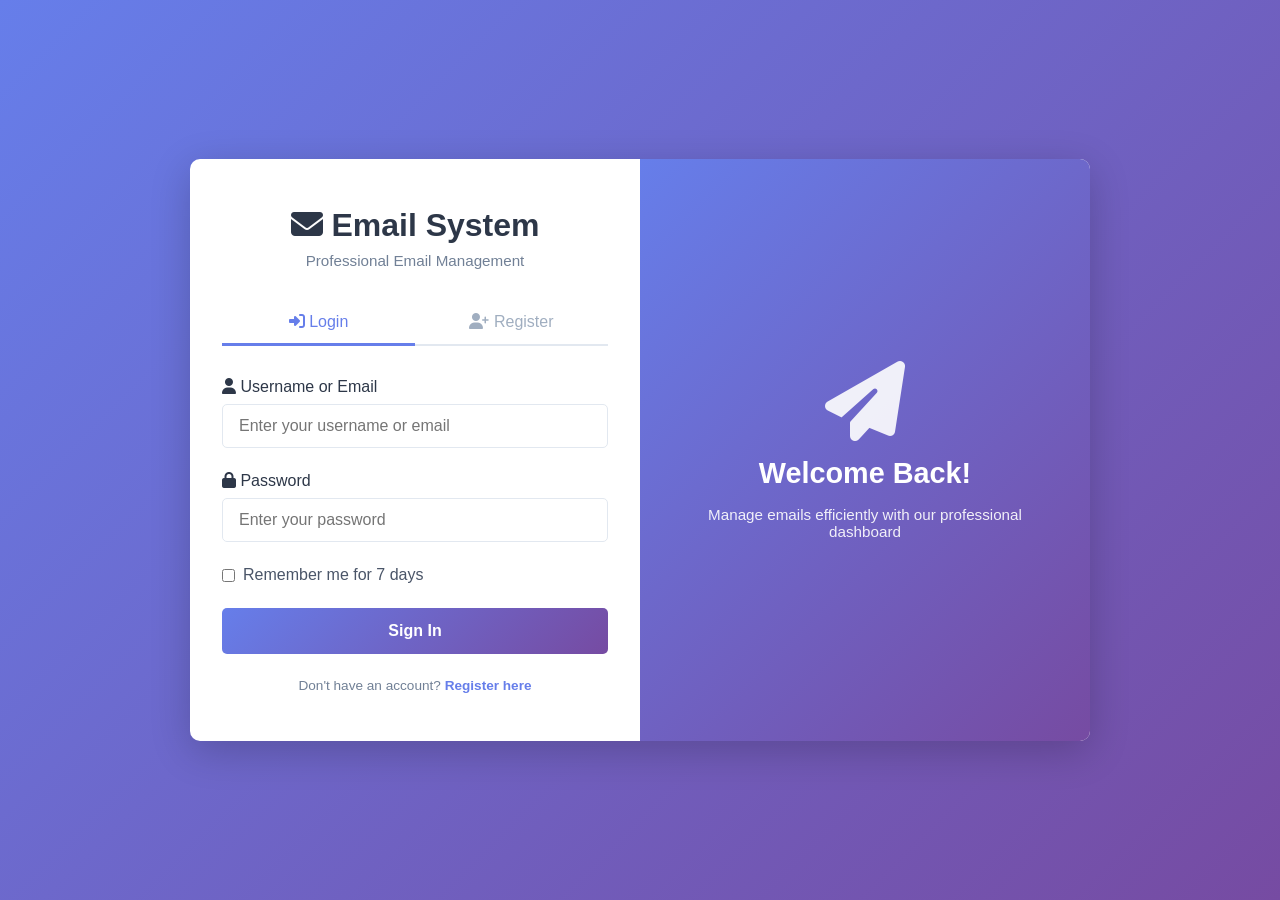
<file: templates/login.html>
<!DOCTYPE html>
<html lang="en">
<head>
    <meta charset="UTF-8">
    <meta name="viewport" content="width=device-width, initial-scale=1.0">
    <title>Email System - Login</title>
    <link rel="stylesheet" href="https://cdnjs.cloudflare.com/ajax/libs/font-awesome/6.4.0/css/all.min.css">
    <style>
        * {
            margin: 0;
            padding: 0;
            box-sizing: border-box;
        }

        body {
            font-family: 'Segoe UI', Tahoma, Geneva, Verdana, sans-serif;
            background: linear-gradient(135deg, #667eea 0%, #764ba2 100%);
            min-height: 100vh;
            display: flex;
            justify-content: center;
            align-items: center;
        }

        .login-container {
            background: white;
            border-radius: 10px;
            box-shadow: 0 10px 40px rgba(0, 0, 0, 0.2);
            overflow: hidden;
            display: flex;
            max-width: 900px;
            width: 95%;
        }

        .login-form-section {
            flex: 1;
            padding: 3rem 2rem;
            display: flex;
            flex-direction: column;
            justify-content: center;
        }

        .login-brand {
            text-align: center;
            margin-bottom: 2rem;
        }

        .login-brand h1 {
            color: #2d3748;
            font-size: 2rem;
            margin-bottom: 0.5rem;
        }

        .login-brand p {
            color: #718096;
            font-size: 0.95rem;
        }

        .tab-switcher {
            display: flex;
            margin-bottom: 2rem;
            border-bottom: 2px solid #e2e8f0;
        }

        .tab-btn {
            flex: 1;
            padding: 0.75rem;
            border: none;
            background: none;
            font-size: 1rem;
            font-weight: 500;
            color: #a0aec0;
            cursor: pointer;
            transition: all 0.3s ease;
            border-bottom: 3px solid transparent;
            margin-bottom: -2px;
        }

        .tab-btn.active {
            color: #667eea;
            border-bottom-color: #667eea;
        }

        .tab-content {
            display: none;
        }

        .tab-content.active {
            display: block;
        }

        .form-group {
            margin-bottom: 1.5rem;
        }

        .form-group label {
            display: block;
            margin-bottom: 0.5rem;
            color: #2d3748;
            font-weight: 500;
        }

        .form-group input {
            width: 100%;
            padding: 0.75rem 1rem;
            border: 1px solid #e2e8f0;
            border-radius: 5px;
            font-size: 1rem;
            transition: border-color 0.3s ease;
        }

        .form-group input:focus {
            outline: none;
            border-color: #667eea;
            box-shadow: 0 0 0 3px rgba(102, 126, 234, 0.1);
        }

        .form-remember {
            display: flex;
            align-items: center;
            gap: 0.5rem;
            margin-bottom: 1.5rem;
            color: #4a5568;
        }

        .form-remember input {
            width: auto;
            cursor: pointer;
        }

        .btn {
            width: 100%;
            padding: 0.85rem 1.5rem;
            border: none;
            border-radius: 5px;
            font-size: 1rem;
            font-weight: 600;
            cursor: pointer;
            transition: all 0.3s ease;
        }

        .btn-primary {
            background: linear-gradient(135deg, #667eea 0%, #764ba2 100%);
            color: white;
        }

        .btn-primary:hover {
            transform: translateY(-2px);
            box-shadow: 0 10px 20px rgba(102, 126, 234, 0.3);
        }

        .btn-primary:active {
            transform: translateY(0);
        }

        .alert {
            padding: 1rem;
            border-radius: 5px;
            margin-bottom: 1.5rem;
            display: flex;
            align-items: center;
            gap: 0.75rem;
        }

        .alert.error {
            background: #fed7d7;
            color: #742a2a;
            border: 1px solid #fc8181;
        }

        .alert.success {
            background: #c6f6d5;
            color: #22543d;
            border: 1px solid #9ae6b4;
        }

        .alert i {
            font-size: 1.2rem;
        }

        .login-image-section {
            flex: 1;
            background: linear-gradient(135deg, #667eea 0%, #764ba2 100%);
            display: flex;
            flex-direction: column;
            justify-content: center;
            align-items: center;
            color: white;
            padding: 2rem;
            display: none;
        }

        .login-image-section.show {
            display: flex;
        }

        .login-image-section i {
            font-size: 5rem;
            margin-bottom: 1rem;
            opacity: 0.9;
        }

        .login-image-section h2 {
            font-size: 1.8rem;
            text-align: center;
            margin-bottom: 1rem;
        }

        .login-image-section p {
            text-align: center;
            font-size: 0.95rem;
            opacity: 0.9;
        }

        .footer-text {
            text-align: center;
            color: #718096;
            font-size: 0.85rem;
            margin-top: 1.5rem;
        }

        .loading {
            display: none;
        }

        .loading.show {
            display: inline-block;
            width: 20px;
            height: 20px;
            border: 3px solid rgba(255, 255, 255, 0.3);
            border-radius: 50%;
            border-top-color: white;
            animation: spin 1s linear infinite;
            position: absolute;
            left: 50%;
            transform: translateX(-50%);
        }

        @keyframes spin {
            to { transform: translateX(-50%) rotate(360deg); }
        }

        .btn:disabled {
            opacity: 0.6;
            cursor: not-allowed;
            position: relative;
        }

        @media (max-width: 768px) {
            .login-container {
                flex-direction: column;
            }

            .login-form-section {
                padding: 2rem 1.5rem;
            }

            .login-image-section {
                display: none !important;
            }

            .login-brand h1 {
                font-size: 1.5rem;
            }
        }
    </style>
</head>
<body>
    <div class="login-container">
        <!-- Login Form Section -->
        <div class="login-form-section">
            <div class="login-brand">
                <h1><i class="fas fa-envelope"></i> Email System</h1>
                <p>Professional Email Management</p>
            </div>

            <!-- Tab Switcher -->
            <div class="tab-switcher">
                <button class="tab-btn active" data-tab="login">
                    <i class="fas fa-sign-in-alt"></i> Login
                </button>
                <button class="tab-btn" data-tab="register">
                    <i class="fas fa-user-plus"></i> Register
                </button>
            </div>

            <!-- Login Form -->
            <div class="tab-content active" id="login-tab">
                <div id="loginAlert"></div>
                <form id="loginForm">
                    <div class="form-group">
                        <label for="loginUsername"><i class="fas fa-user"></i> Username or Email</label>
                        <input type="text" id="loginUsername" name="username" required placeholder="Enter your username or email">
                    </div>

                    <div class="form-group">
                        <label for="loginPassword"><i class="fas fa-lock"></i> Password</label>
                        <input type="password" id="loginPassword" name="password" required placeholder="Enter your password">
                    </div>

                    <div class="form-remember">
                        <input type="checkbox" id="rememberMe" name="rememberMe">
                        <label for="rememberMe" style="margin: 0;">Remember me for 7 days</label>
                    </div>

                    <button type="submit" class="btn btn-primary">
                        <span class="btn-text">Sign In</span>
                        <span class="loading"></span>
                    </button>
                </form>

                <div class="footer-text">
                    Don't have an account? <a href="#" onclick="switchTab('register'); return false;" style="color: #667eea; text-decoration: none; font-weight: 600;">Register here</a>
                </div>
            </div>

            <!-- Register Form -->
            <div class="tab-content" id="register-tab">
                <div id="registerAlert"></div>
                <form id="registerForm">
                    <div class="form-group">
                        <label for="registerUsername"><i class="fas fa-user"></i> Username</label>
                        <input type="text" id="registerUsername" name="username" required placeholder="Choose a username">
                    </div>

                    <div class="form-group">
                        <label for="registerEmail"><i class="fas fa-envelope"></i> Email</label>
                        <input type="email" id="registerEmail" name="email" required placeholder="Enter your email">
                    </div>

                    <div class="form-group">
                        <label for="registerName"><i class="fas fa-id-card"></i> Full Name</label>
                        <input type="text" id="registerName" name="full_name" placeholder="Enter your full name">
                    </div>

                    <div class="form-group">
                        <label for="registerPassword"><i class="fas fa-lock"></i> Password</label>
                        <input type="password" id="registerPassword" name="password" required placeholder="At least 8 characters" minlength="8">
                    </div>

                    <div class="form-group">
                        <label for="registerPassword2"><i class="fas fa-lock"></i> Confirm Password</label>
                        <input type="password" id="registerPassword2" name="password2" required placeholder="Confirm password" minlength="8">
                    </div>

                    <button type="submit" class="btn btn-primary">
                        <span class="btn-text">Create Account</span>
                        <span class="loading"></span>
                    </button>
                </form>

                <div class="footer-text">
                    Already have an account? <a href="#" onclick="switchTab('login'); return false;" style="color: #667eea; text-decoration: none; font-weight: 600;">Sign in here</a>
                </div>
            </div>
        </div>

        <!-- Image Section -->
        <div class="login-image-section show">
            <i class="fas fa-paper-plane"></i>
            <h2>Welcome Back!</h2>
            <p>Manage emails efficiently with our professional dashboard</p>
        </div>
    </div>

    <script>
        // Tab switching
        function switchTab(tab) {
            document.querySelectorAll('.tab-content').forEach(el => el.classList.remove('active'));
            document.querySelectorAll('.tab-btn').forEach(el => el.classList.remove('active'));
            
            document.getElementById(tab + '-tab').classList.add('active');
            event.target.parentElement.querySelector(`[data-tab="${tab}"]`).classList.add('active');
            
            // Activate the clicked button
            document.querySelector(`[data-tab="${tab}"]`).classList.add('active');
        }

        document.querySelectorAll('.tab-btn').forEach(btn => {
            btn.addEventListener('click', (e) => {
                const tab = e.currentTarget.dataset.tab;
                switchTab(tab);
            });
        });

        // Show alert message
        function showAlert(alertId, message, type = 'error') {
            const alert = document.getElementById(alertId);
            const icon = type === 'error' ? 'fa-exclamation-circle' : 'fa-check-circle';
            alert.innerHTML = `<i class="fas ${icon}"></i> <span>${message}</span>`;
            alert.className = `alert ${type}`;
            alert.style.display = 'flex';
            
            if (type === 'success') {
                setTimeout(() => alert.style.display = 'none', 3000);
            }
        }

        // Login form submission
        document.getElementById('loginForm').addEventListener('submit', async (e) => {
            e.preventDefault();
            
            const username = document.getElementById('loginUsername').value;
            const password = document.getElementById('loginPassword').value;
            const rememberMe = document.getElementById('rememberMe').checked;
            
            const btn = e.target.querySelector('.btn-primary');
            btn.disabled = true;
            btn.querySelector('.loading').classList.add('show');
            
            try {
                const response = await fetch('/api/login', {
                    method: 'POST',
                    headers: { 'Content-Type': 'application/json' },
                    body: JSON.stringify({ username, password, remember_me: rememberMe })
                });
                
                const data = await response.json();
                
                if (response.ok && data.success) {
                    showAlert('loginAlert', 'Login successful! Redirecting...', 'success');
                    setTimeout(() => window.location.href = '/', 1500);
                } else {
                    showAlert('loginAlert', data.error || 'Login failed. Please try again.');
                }
            } catch (error) {
                showAlert('loginAlert', 'An error occurred. Please try again.');
            } finally {
                btn.disabled = false;
                btn.querySelector('.loading').classList.remove('show');
            }
        });

        // Register form submission
        document.getElementById('registerForm').addEventListener('submit', async (e) => {
            e.preventDefault();
            
            const username = document.getElementById('registerUsername').value;
            const email = document.getElementById('registerEmail').value;
            const full_name = document.getElementById('registerName').value;
            const password = document.getElementById('registerPassword').value;
            const password2 = document.getElementById('registerPassword2').value;
            
            if (password !== password2) {
                showAlert('registerAlert', 'Passwords do not match.');
                return;
            }
            
            const btn = e.target.querySelector('.btn-primary');
            btn.disabled = true;
            btn.querySelector('.loading').classList.add('show');
            
            try {
                const response = await fetch('/api/register', {
                    method: 'POST',
                    headers: { 'Content-Type': 'application/json' },
                    body: JSON.stringify({ username, email, full_name, password })
                });
                
                const data = await response.json();
                
                if (response.ok && data.success) {
                    showAlert('registerAlert', 'Registration successful! Logging you in...', 'success');
                    setTimeout(() => window.location.href = '/', 1500);
                } else {
                    showAlert('registerAlert', data.error || 'Registration failed. Please try again.');
                }
            } catch (error) {
                showAlert('registerAlert', 'An error occurred. Please try again.');
            } finally {
                btn.disabled = false;
                btn.querySelector('.loading').classList.remove('show');
            }
        });
    </script>
</body>
</html>
</file>
